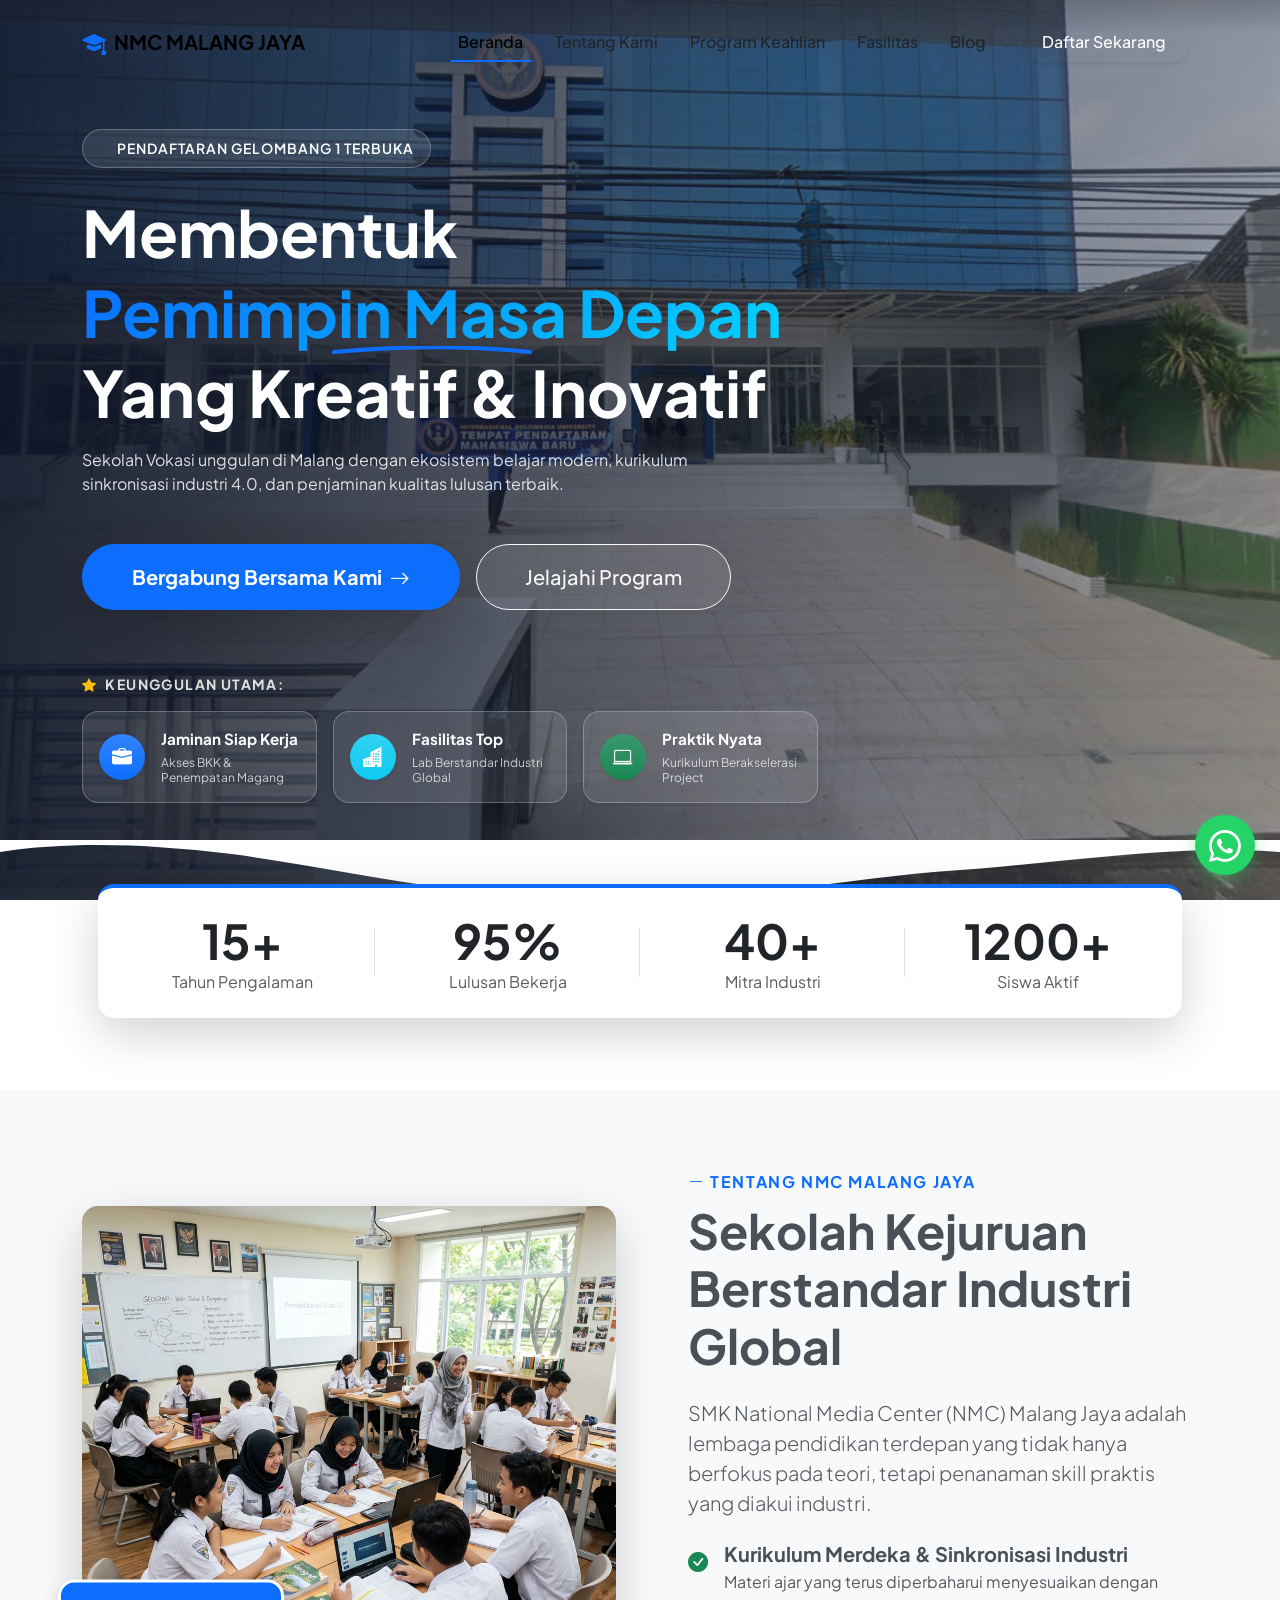
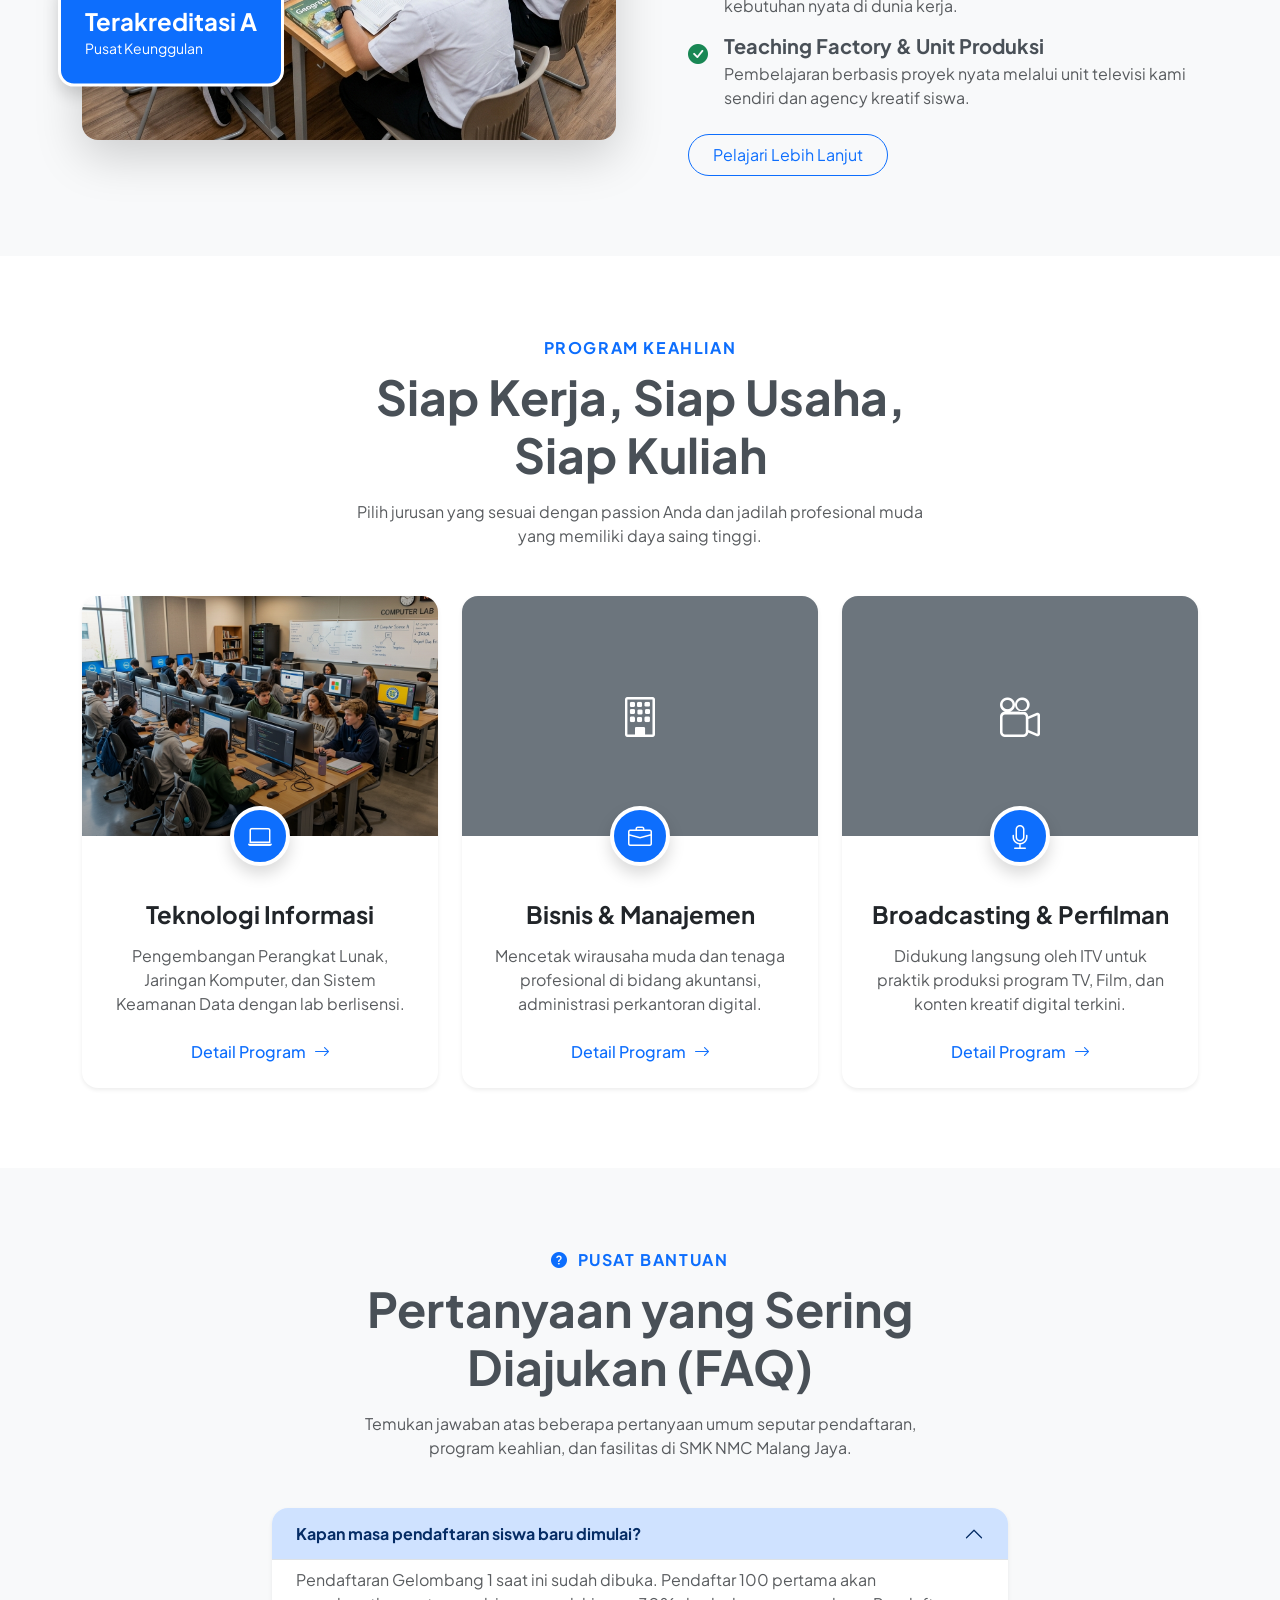
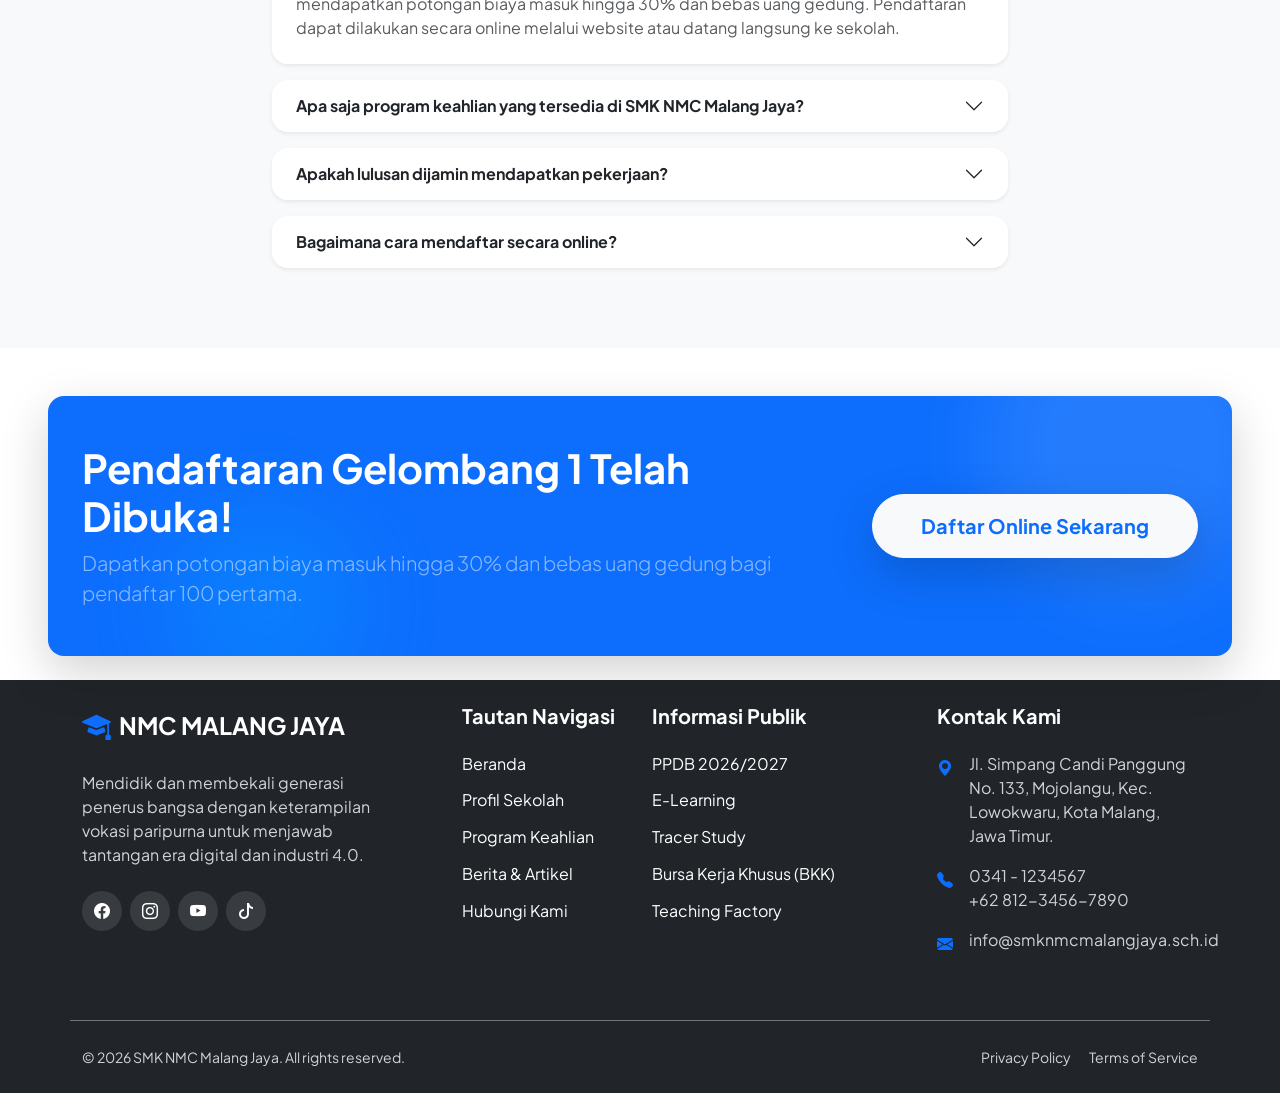
<file: index.html>
<!DOCTYPE html>
<html lang="id">
<head>
    <meta charset="UTF-8">
    <meta name="viewport" content="width=device-width, initial-scale=1.0">
    
    <!-- SEO & AI Overview Optimization -->
    <title>Sekolah NMC Malang Jaya - Mewujudkan Generasi Unggul</title>
    <meta name="description" content="Sekolah NMC Malang Jaya memberikan pendidikan vokasi terbaik di bidang Teknologi, Bisnis, dan Penyiaran dengan fasilitas modern se-Malang Raya.">
    <meta name="keywords" content="SMK NMC Malang, Sekolah Kejuruan, SMK di Malang, sekolah vokasi, SMK Teknologi Informasi, SMK Bisnis, SMK Broadcasting">
    <meta name="author" content="SMK NMC Malang Jaya">
    <meta name="robots" content="index, follow, max-image-preview:large, max-snippet:-1, max-video-preview:-1">
    <link rel="canonical" href="https://smknmcmalangjaya.sch.id/">
    
    <!-- Open Graph (Facebook, Google AI Overview Support) -->
    <meta property="og:type" content="website">
    <meta property="og:url" content="https://smknmcmalangjaya.sch.id/">
    <meta property="og:title" content="Sekolah NMC Malang Jaya - Mewujudkan Generasi Unggul">
    <meta property="og:description" content="Sekolah Vokasi pilihan utama di Malang dengan kurikulum berbasis industri dan fasilitas standar profesional.">
    <meta property="og:image" content="https://smknmcmalangjaya.sch.id/assets/images/nmc.png">
    
    <!-- Structured Data (JSON-LD) for Rich Snippets (AI Search/Pagespeed) -->
    <script type="application/ld+json">
    {
      "@context": "https://schema.org",
      "@type": "EducationalOrganization",
      "name": "SMK NMC Malang Jaya",
      "url": "https://smknmcmalangjaya.sch.id/",
      "logo": "https://smknmcmalangjaya.sch.id/assets/images/nmc.png",
      "description": "Pendidikan vokasi terbaik bidang Teknologi, Bisnis, dan Penyiaran dengan fasilitas modern se-Malang Raya.",
      "telephone": "+62 812-3456-7890",
      "address": {
        "@type": "PostalAddress",
        "streetAddress": "Jl. Simpang Candi Panggung No. 133, Mojolangu",
        "addressLocality": "Malang",
        "addressRegion": "Jawa Timur",
        "addressCountry": "ID"
      }
    }
    </script>

    <!-- Pagespeed Resource Hints -->
    <link rel="preconnect" href="https://cdn.jsdelivr.net">
    <link rel="preconnect" href="https://fonts.googleapis.com">
    <link rel="preconnect" href="https://fonts.gstatic.com" crossorigin>
    <link rel="preload" as="style" href="https://fonts.googleapis.com/css2?family=Plus+Jakarta+Sans:wght@300;400;500;600;700;800&display=swap">
    <link rel="preload" as="image" href="assets/images/nmc.png">

    <!-- Favicon Optimization -->
    <link rel="icon" type="image/png" sizes="32x32" href="assets/images/favicon-32x32.png">
    <link rel="icon" type="image/png" sizes="16x16" href="assets/images/favicon-16x16.png">
    <link rel="apple-touch-icon" sizes="180x180" href="assets/images/apple-touch-icon.png">
    <meta name="theme-color" content="#0d6efd">
    <!-- Bootstrap CSS -->
    <link href="https://cdn.jsdelivr.net/npm/bootstrap@5.3.3/dist/css/bootstrap.min.css" rel="stylesheet">
    <!-- Google Fonts -->
    <link href="https://fonts.googleapis.com/css2?family=Plus+Jakarta+Sans:wght@300;400;500;600;700;800&display=swap" rel="stylesheet">
    <!-- Bootstrap Icons -->
    <link rel="stylesheet" href="https://cdn.jsdelivr.net/npm/bootstrap-icons@1.11.3/font/bootstrap-icons.min.css">
    <!-- Custom CSS -->
    <link rel="stylesheet" href="assets/css/style.css">
</head>
<body>

    <!-- Navbar -->
    <nav class="navbar navbar-expand-lg fixed-top" id="mainNav">
        <div class="container">
            <a class="navbar-brand fw-bold d-flex align-items-center gap-2" href="#">
                <i class="bi bi-mortarboard-fill text-primary" style="font-size: 1.5rem;"></i>
                <span>NMC MALANG JAYA</span>
            </a>
            <button class="navbar-toggler" type="button" data-bs-toggle="collapse" data-bs-target="#navbarNav" aria-controls="navbarNav" aria-expanded="false" aria-label="Toggle navigation">
                <span class="navbar-toggler-icon"></span>
            </button>
            <div class="collapse navbar-collapse" id="navbarNav">
                <ul class="navbar-nav ms-auto fw-medium">
                    <li class="nav-item">
                        <a class="nav-link active" aria-current="page" href="#home">Beranda</a>
                    </li>
                    <li class="nav-item">
                        <a class="nav-link" href="tentang.html">Tentang Kami</a>
                    </li>
                    <li class="nav-item">
                        <a class="nav-link" href="#program">Program Keahlian</a>
                    </li>
                    <li class="nav-item">
                        <a class="nav-link" href="#fasilitas">Fasilitas</a>
                    </li>
                    <li class="nav-item">
                        <a class="nav-link" href="blog.html">Blog</a>
                    </li>
                    <li class="nav-item">
                        <a class="nav-link btn btn-primary text-white rounded-pill px-4 ms-lg-3 hover-lift shadow-sm" href="#daftar">Daftar Sekarang</a>
                    </li>
                </ul>
            </div>
        </div>
    </nav>

    <!-- Hero Section -->
    <section id="home" class="hero-section d-flex align-items-center position-relative">
        <div class="hero-overlay"></div>
        <div class="container position-relative z-1">
            <div class="row align-items-center pt-4">
                <div class="col-lg-8 text-white">
                    <div class="d-inline-flex align-items-center gap-2 px-3 py-2 rounded-pill mb-4 border border-light border-opacity-25 bg-white bg-opacity-10 backdrop-blur shadow-sm animate-fade-up">
                        <span class="spinner-grow spinner-grow-sm text-info" style="width: 10px; height: 10px;" role="status"></span>
                        <span class="fw-semibold small tracking-wide text-uppercase" style="letter-spacing: 1px;">Pendaftaran Gelombang 1 Terbuka</span>
                    </div>
                    <h1 class="display-3 fw-bolder mb-3 lh-sm animate-fade-up delay-1">
                        Membentuk <span class="text-gradient position-relative d-inline-block">Pemimpin Masa Depan<svg class="position-absolute bottom-0 start-0 w-100" style="height: 8px; transform: translateY(2px);" viewBox="0 0 200 8" fill="none" xmlns="http://www.w3.org/2000/svg"><path d="M2.0004 5.99981C48.043 1.83119 119.539 -2.63738 198.001 5.99981" stroke="var(--primary-color)" stroke-width="4" stroke-linecap="round"/></svg></span><br>
                        Yang Kreatif & Inovatif
                    </h1>
                    <p class="lead mb-4 mb-md-5 animate-fade-up delay-2 text-light-opacity fs-6 fs-md-5 fw-normal" style="max-width: 650px;">
                        Sekolah Vokasi unggulan di Malang dengan ekosistem belajar modern, kurikulum sinkronisasi industri 4.0, dan penjaminan kualitas lulusan terbaik.
                    </p>
                    <div class="d-flex flex-column flex-sm-row gap-3 animate-fade-up delay-3 w-100">
                        <a href="#daftar" class="btn btn-primary btn-lg rounded-pill px-4 px-md-5 py-3 shadow-lg hover-lift d-flex align-items-center justify-content-center gap-2 fw-bold border-2 border-primary btn-mobile-full">
                            Bergabung Bersama Kami <i class="bi bi-arrow-right"></i>
                        </a>
                        <a href="#program" class="btn btn-outline-light btn-lg rounded-pill px-4 px-md-5 py-3 hover-lift d-flex align-items-center justify-content-center gap-2 fw-medium bg-white bg-opacity-10 backdrop-blur border-opacity-50 btn-mobile-full">
                            Jelajahi Program
                        </a>
                    </div>
                    
                    <div class="mt-4 mt-md-5 pt-3 pb-5 mb-5 mb-lg-4 animate-fade-up delay-4 w-100">
                        <p class="small text-uppercase tracking-wide text-light-opacity mb-3 fw-bold"><i class="bi bi-star-fill text-warning me-2 mb-1"></i>Keunggulan Utama:</p>
                        <div class="row g-3">
                            <div class="col-12 col-md-6 col-xl-4">
                                <div class="d-flex align-items-center gap-3 bg-white bg-opacity-10 border border-light border-opacity-25 p-3 rounded-4 backdrop-blur shadow-sm hover-lift h-100">
                                    <div class="bg-primary bg-gradient rounded-circle d-flex align-items-center justify-content-center flex-shrink-0 shadow-sm" style="width: 46px; height: 46px;">
                                        <i class="bi bi-briefcase-fill text-white fs-5"></i>
                                    </div>
                                    <div class="text-start">
                                        <span class="d-block fw-bold text-white mb-1" style="font-size: 0.95rem;">Jaminan Siap Kerja</span>
                                        <span class="d-block text-white text-opacity-75" style="font-size: 0.75rem; line-height: 1.3;">Akses BKK & Penempatan Magang</span>
                                    </div>
                                </div>
                            </div>
                            
                            <div class="col-12 col-md-6 col-xl-4">
                                <div class="d-flex align-items-center gap-3 bg-white bg-opacity-10 border border-light border-opacity-25 p-3 rounded-4 backdrop-blur shadow-sm hover-lift h-100">
                                    <div class="bg-info bg-gradient rounded-circle d-flex align-items-center justify-content-center flex-shrink-0 shadow-sm" style="width: 46px; height: 46px;">
                                        <i class="bi bi-buildings-fill text-white fs-5"></i>
                                    </div>
                                    <div class="text-start">
                                        <span class="d-block fw-bold text-white mb-1" style="font-size: 0.95rem;">Fasilitas Top</span>
                                        <span class="d-block text-white text-opacity-75" style="font-size: 0.75rem; line-height: 1.3;">Lab Berstandar Industri Global</span>
                                    </div>
                                </div>
                            </div>

                            <div class="col-12 col-md-6 col-xl-4">
                                <div class="d-flex align-items-center gap-3 bg-white bg-opacity-10 border border-light border-opacity-25 p-3 rounded-4 backdrop-blur shadow-sm hover-lift h-100">
                                    <div class="bg-success bg-gradient rounded-circle d-flex align-items-center justify-content-center flex-shrink-0 shadow-sm" style="width: 46px; height: 46px;">
                                        <i class="bi bi-laptop text-white fs-5"></i>
                                    </div>
                                    <div class="text-start">
                                        <span class="d-block fw-bold text-white mb-1" style="font-size: 0.95rem;">Praktik Nyata</span>
                                        <span class="d-block text-white text-opacity-75" style="font-size: 0.75rem; line-height: 1.3;">Kurikulum Berakselerasi Project</span>
                                    </div>
                                </div>
                            </div>
                        </div>
                    </div>
                </div>
            </div>
        </div>
        <div class="custom-shape-divider-bottom-1712734185">
            <svg data-name="Layer 1" xmlns="http://www.w3.org/2000/svg" viewBox="0 0 1200 120" preserveAspectRatio="none">
                <path d="M321.39,56.44c58-10.79,114.16-30.13,172-41.86,82.39-16.72,168.19-17.73,250.45-.39C823.78,31,906.67,72,985.66,92.83c70.05,18.48,146.53,26.09,214.34,3V120H0V95.8C89.71,114.62,204.66,73.1,321.39,56.44Z" class="shape-fill"></path>
            </svg>
        </div>
    </section>

    <!-- Stats Section -->
    <section class="stats-section py-5 bg-white">
        <div class="container position-relative z-2" style="margin-top: -4rem;">
            <div class="bg-white rounded-4 shadow-lg p-4 mb-4 border-top border-4 border-primary mx-lg-3">
                <div class="row g-4 d-flex justify-content-center">
                    <div class="col-md-3 col-6 text-center stat-item">
                        <h3 class="display-5 fw-bold text-dark mb-0">15+</h3>
                        <p class="text-muted mb-0">Tahun Pengalaman</p>
                    </div>
                    <div class="col-md-3 col-6 text-center stat-item">
                        <h3 class="display-5 fw-bold text-dark mb-0">95%</h3>
                        <p class="text-muted mb-0">Lulusan Bekerja</p>
                    </div>
                    <div class="col-md-3 col-6 text-center stat-item">
                        <h3 class="display-5 fw-bold text-dark mb-0">40+</h3>
                        <p class="text-muted mb-0">Mitra Industri</p>
                    </div>
                    <div class="col-md-3 col-6 text-center stat-item">
                        <h3 class="display-5 fw-bold text-dark mb-0">1200+</h3>
                        <p class="text-muted mb-0">Siswa Aktif</p>
                    </div>
                </div>
            </div>
        </div>
    </section>

    <!-- About Section -->
    <section id="tentang" class="py-6 bg-light">
        <div class="container">
            <div class="row align-items-center g-5">
                <div class="col-lg-6 position-relative">
                    <div class="about-img-wrapper rounded-4 overflow-hidden shadow-lg">
                        <img src="assets/images/about_img.png" alt="Siswa NMC Malang Belajar" class="img-fluid w-100 object-fit-cover" style="min-height: 400px;" id="aboutImage" loading="lazy">
                    </div>
                    <div class="experience-badge bg-primary text-white p-4 rounded-4 shadow position-absolute bottom-0 start-0 translate-middle-y ms-n3 border border-3 border-white">
                        <h4 class="fw-bold mb-0">Terakreditasi A</h4>
                        <small>Pusat Keunggulan</small>
                    </div>
                </div>
                <div class="col-lg-6 ps-lg-5">
                    <p class="text-primary fw-bold text-uppercase tracking-wide mb-2"><i class="bi bi-dash-lg"></i> Tentang NMC Malang Jaya</p>
                    <h2 class="display-5 fw-bold mb-4">Sekolah Kejuruan Berstandar Industri Global</h2>
                    <p class="text-muted lead mb-4">SMK National Media Center (NMC) Malang Jaya adalah lembaga pendidikan terdepan yang tidak hanya berfokus pada teori, tetapi penanaman skill praktis yang diakui industri.</p>
                    
                    <ul class="list-unstyled d-flex flex-column gap-3 mb-4">
                        <li class="d-flex align-items-start">
                            <i class="bi bi-check-circle-fill text-success fs-5 me-3 mt-1"></i>
                            <div>
                                <h5 class="fw-bold mb-1">Kurikulum Merdeka & Sinkronisasi Industri</h5>
                                <p class="text-muted mb-0">Materi ajar yang terus diperbaharui menyesuaikan dengan kebutuhan nyata di dunia kerja.</p>
                            </div>
                        </li>
                        <li class="d-flex align-items-start">
                            <i class="bi bi-check-circle-fill text-success fs-5 me-3 mt-1"></i>
                            <div>
                                <h5 class="fw-bold mb-1">Teaching Factory & Unit Produksi</h5>
                                <p class="text-muted mb-0">Pembelajaran berbasis proyek nyata melalui unit televisi kami sendiri dan agency kreatif siswa.</p>
                            </div>
                        </li>
                    </ul>
                    <a href="tentang.html" class="btn btn-outline-primary rounded-pill px-4 py-2 hover-lift">Pelajari Lebih Lanjut</a>
                </div>
            </div>
        </div>
    </section>

    <!-- Programs Section -->
    <section id="program" class="py-6">
        <div class="container">
            <div class="text-center mb-5 mx-auto" style="max-width: 600px;">
                <p class="text-primary fw-bold text-uppercase tracking-wide mb-2">Program Keahlian</p>
                <h2 class="display-5 fw-bold mb-3">Siap Kerja, Siap Usaha, Siap Kuliah</h2>
                <p class="text-muted">Pilih jurusan yang sesuai dengan passion Anda dan jadilah profesional muda yang memiliki daya saing tinggi.</p>
            </div>

            <div class="row g-4">
                <!-- Program 1 -->
                <div class="col-md-4">
                    <div class="program-card h-100 card border-0 shadow-sm rounded-4 overflow-hidden position-relative group">
                        <div class="card-img-top overflow-hidden" style="height: 240px;">
                            <img src="assets/images/program_tech.png" class="w-100 h-100 object-fit-cover program-img" alt="Teknologi" id="progTechImage" loading="lazy">
                            <div class="program-overlay"></div>
                        </div>
                        <div class="icon-circle bg-primary text-white shadow">
                            <i class="bi bi-laptop fs-4"></i>
                        </div>
                        <div class="card-body p-4 pt-5 text-center mt-3">
                            <h4 class="fw-bold card-title mb-3">Teknologi Informasi</h4>
                            <p class="card-text text-muted mb-4">Pengembangan Perangkat Lunak, Jaringan Komputer, dan Sistem Keamanan Data dengan lab berlisensi.</p>
                            <a href="#" class="text-primary fw-medium text-decoration-none learn-more">Detail Program <i class="bi bi-arrow-right fs-6"></i></a>
                        </div>
                    </div>
                </div>

                <!-- Program 2 -->
                <div class="col-md-4">
                    <div class="program-card h-100 card border-0 shadow-sm rounded-4 overflow-hidden position-relative group">
                        <div class="card-img-top overflow-hidden bg-secondary w-100 d-flex justify-content-center align-items-center" style="height: 240px;" id="progBizContainer">
                            <i class="bi bi-building fs-1 text-white"></i>
                        </div>
                        <div class="icon-circle bg-primary text-white shadow">
                            <i class="bi bi-briefcase fs-4"></i>
                        </div>
                        <div class="card-body p-4 pt-5 text-center mt-3">
                            <h4 class="fw-bold card-title mb-3">Bisnis & Manajemen</h4>
                            <p class="card-text text-muted mb-4">Mencetak wirausaha muda dan tenaga profesional di bidang akuntansi, administrasi perkantoran digital.</p>
                            <a href="#" class="text-primary fw-medium text-decoration-none learn-more">Detail Program <i class="bi bi-arrow-right fs-6"></i></a>
                        </div>
                    </div>
                </div>

                <!-- Program 3 -->
                <div class="col-md-4">
                    <div class="program-card h-100 card border-0 shadow-sm rounded-4 overflow-hidden position-relative group">
                        <div class="card-img-top overflow-hidden w-100 bg-secondary d-flex justify-content-center align-items-center" style="height: 240px;" id="progBcastContainer">
                            <i class="bi bi-camera-reels fs-1 text-white"></i>
                        </div>
                        <div class="icon-circle bg-primary text-white shadow">
                            <i class="bi bi-mic fs-4"></i>
                        </div>
                        <div class="card-body p-4 pt-5 text-center mt-3">
                            <h4 class="fw-bold card-title mb-3">Broadcasting & Perfilman</h4>
                            <p class="card-text text-muted mb-4">Didukung langsung oleh ITV untuk praktik produksi program TV, Film, dan konten kreatif digital terkini.</p>
                            <a href="#" class="text-primary fw-medium text-decoration-none learn-more">Detail Program <i class="bi bi-arrow-right fs-6"></i></a>
                        </div>
                    </div>
                </div>
            </div>
        </div>
    </section>

    <!-- FAQ Section -->
    <section id="faq" class="py-6 bg-light">
        <div class="container">
            <div class="text-center mb-5 mx-auto" style="max-width: 600px;">
                <p class="text-primary fw-bold text-uppercase tracking-wide mb-2"><i class="bi bi-question-circle-fill me-1"></i> Pusat Bantuan</p>
                <h2 class="display-5 fw-bold mb-3">Pertanyaan yang Sering Diajukan (FAQ)</h2>
                <p class="text-muted">Temukan jawaban atas beberapa pertanyaan umum seputar pendaftaran, program keahlian, dan fasilitas di SMK NMC Malang Jaya.</p>
            </div>
            <div class="row justify-content-center">
                <div class="col-lg-8">
                    <div class="accordion" id="accordionFAQ">
                        <!-- FAQ Item 1 -->
                        <div class="accordion-item border-0 mb-3 rounded-4 shadow-sm overflow-hidden">
                            <h2 class="accordion-header" id="headingOne">
                                <button class="accordion-button fw-bold py-3 px-4" type="button" data-bs-toggle="collapse" data-bs-target="#collapseOne" aria-expanded="true" aria-controls="collapseOne">
                                    Kapan masa pendaftaran siswa baru dimulai?
                                </button>
                            </h2>
                            <div id="collapseOne" class="accordion-collapse collapse show bg-white" aria-labelledby="headingOne" data-bs-parent="#accordionFAQ">
                                <div class="accordion-body px-4 pb-4 pt-2 text-muted">
                                    Pendaftaran Gelombang 1 saat ini sudah dibuka. Pendaftar 100 pertama akan mendapatkan potongan biaya masuk hingga 30% dan bebas uang gedung. Pendaftaran dapat dilakukan secara online melalui website atau datang langsung ke sekolah.
                                </div>
                            </div>
                        </div>
                        <!-- FAQ Item 2 -->
                        <div class="accordion-item border-0 mb-3 rounded-4 shadow-sm overflow-hidden">
                            <h2 class="accordion-header" id="headingTwo">
                                <button class="accordion-button collapsed fw-bold py-3 px-4" type="button" data-bs-toggle="collapse" data-bs-target="#collapseTwo" aria-expanded="false" aria-controls="collapseTwo">
                                    Apa saja program keahlian yang tersedia di SMK NMC Malang Jaya?
                                </button>
                            </h2>
                            <div id="collapseTwo" class="accordion-collapse collapse bg-white" aria-labelledby="headingTwo" data-bs-parent="#accordionFAQ">
                                <div class="accordion-body px-4 pb-4 pt-2 text-muted">
                                    Kami memiliki 3 program keahlian unggulan yaitu Teknologi Informasi, Bisnis & Manajemen, dan Broadcasting & Perfilman. Seluruh jurusan berfokus pada siap kerja dan terhubung langsung dengan industri.
                                </div>
                            </div>
                        </div>
                        <!-- FAQ Item 3 -->
                        <div class="accordion-item border-0 mb-3 rounded-4 shadow-sm overflow-hidden">
                            <h2 class="accordion-header" id="headingThree">
                                <button class="accordion-button collapsed fw-bold py-3 px-4" type="button" data-bs-toggle="collapse" data-bs-target="#collapseThree" aria-expanded="false" aria-controls="collapseThree">
                                    Apakah lulusan dijamin mendapatkan pekerjaan?
                                </button>
                            </h2>
                            <div id="collapseThree" class="accordion-collapse collapse bg-white" aria-labelledby="headingThree" data-bs-parent="#accordionFAQ">
                                <div class="accordion-body px-4 pb-4 pt-2 text-muted">
                                    Kami memiliki Bursa Kerja Khusus (BKK) yang aktif menghubungkan lulusan dengan 40+ mitra industri kami. Lebih dari 95% lulusan kami terserap di dunia kerja, menjadi wirausaha, atau melanjutkan ke perguruan tinggi.
                                </div>
                            </div>
                        </div>
                        <!-- FAQ Item 4 -->
                        <div class="accordion-item border-0 rounded-4 shadow-sm overflow-hidden">
                            <h2 class="accordion-header" id="headingFour">
                                <button class="accordion-button collapsed fw-bold py-3 px-4" type="button" data-bs-toggle="collapse" data-bs-target="#collapseFour" aria-expanded="false" aria-controls="collapseFour">
                                    Bagaimana cara mendaftar secara online?
                                </button>
                            </h2>
                            <div id="collapseFour" class="accordion-collapse collapse bg-white" aria-labelledby="headingFour" data-bs-parent="#accordionFAQ">
                                <div class="accordion-body px-4 pb-4 pt-2 text-muted">
                                    Anda cukup mengklik tombol "Daftar Sekarang" dari menu di atas, lengkapi formulir pendaftaran, dan unggah berkas yang diminta. Tim kami akan segera menghubungi Anda untuk proses selanjutnya.
                                </div>
                            </div>
                        </div>
                    </div>
                </div>
            </div>
        </div>
    </section>

    <!-- Admission Banner -->
    <section class="admission-banner py-5 my-5 bg-primary text-white position-relative overflow-hidden rounded-4 shadow-lg mx-3 mx-lg-5">
        <div class="container position-relative z-2">
            <div class="row align-items-center">
                <div class="col-lg-8 mb-4 mb-lg-0">
                    <h2 class="display-6 fw-bold mb-2">Pendaftaran Gelombang 1 Telah Dibuka!</h2>
                    <p class="lead mb-0 text-white-50">Dapatkan potongan biaya masuk hingga 30% dan bebas uang gedung bagi pendaftar 100 pertama.</p>
                </div>
                <div class="col-lg-4 text-lg-end">
                    <a href="#daftar" class="btn btn-light btn-lg text-primary fw-bold rounded-pill shadow-lg hover-lift px-5 py-3">Daftar Online Sekarang</a>
                </div>
            </div>
        </div>
        <div class="blob-shape blob-1"></div>
        <div class="blob-shape blob-2"></div>
    </section>

    <!-- Footer -->
    <footer class="footer bg-dark text-white pt-6 pb-4">
        <div class="container">
            <div class="row g-4 mb-5">
                <div class="col-lg-4 col-md-6 pe-lg-5">
                    <a class="navbar-brand fw-bold d-flex align-items-center gap-2 mb-4 text-white" href="#">
                        <i class="bi bi-mortarboard-fill text-primary" style="font-size: 1.8rem;"></i>
                        <span class="fs-4">NMC MALANG JAYA</span>
                    </a>
                    <p class="text-gray-400 mb-4">Mendidik dan membekali generasi penerus bangsa dengan keterampilan vokasi paripurna untuk menjawab tantangan era digital dan industri 4.0.</p>
                    <div class="d-flex gap-2">
                        <a href="#" class="social-icon"><i class="bi bi-facebook"></i></a>
                        <a href="#" class="social-icon"><i class="bi bi-instagram"></i></a>
                        <a href="#" class="social-icon"><i class="bi bi-youtube"></i></a>
                        <a href="#" class="social-icon"><i class="bi bi-tiktok"></i></a>
                    </div>
                </div>
                <div class="col-lg-2 col-md-6">
                    <h5 class="text-white fw-bold mb-4">Tautan Navigasi</h5>
                    <ul class="list-unstyled footer-links">
                        <li><a href="#home">Beranda</a></li>
                        <li><a href="tentang.html">Profil Sekolah</a></li>
                        <li><a href="#program">Program Keahlian</a></li>
                        <li><a href="#berita">Berita & Artikel</a></li>
                        <li><a href="#kontak">Hubungi Kami</a></li>
                    </ul>
                </div>
                <div class="col-lg-3 col-md-6">
                    <h5 class="text-white fw-bold mb-4">Informasi Publik</h5>
                    <ul class="list-unstyled footer-links">
                        <li><a href="#">PPDB 2026/2027</a></li>
                        <li><a href="#">E-Learning</a></li>
                        <li><a href="#">Tracer Study</a></li>
                        <li><a href="#">Bursa Kerja Khusus (BKK)</a></li>
                        <li><a href="#">Teaching Factory</a></li>
                    </ul>
                </div>
                <div class="col-lg-3 col-md-6">
                    <h5 class="text-white fw-bold mb-4">Kontak Kami</h5>
                    <ul class="list-unstyled contact-info">
                        <li class="d-flex gap-3 mb-3">
                            <i class="bi bi-geo-alt-fill text-primary mt-1"></i>
                            <span class="text-gray-400">Jl. Simpang Candi Panggung No. 133, Mojolangu, Kec. Lowokwaru, Kota Malang, Jawa Timur.</span>
                        </li>
                        <li class="d-flex gap-3 mb-3">
                            <i class="bi bi-telephone-fill text-primary mt-1"></i>
                            <span class="text-gray-400">0341 - 1234567<br>+62 812-3456-7890</span>
                        </li>
                        <li class="d-flex gap-3">
                            <i class="bi bi-envelope-fill text-primary mt-1"></i>
                            <span class="text-gray-400">info@smknmcmalangjaya.sch.id</span>
                        </li>
                    </ul>
                </div>
            </div>
            <div class="row pt-4 border-top border-secondary">
                <div class="col-md-6 text-center text-md-start mb-3 mb-md-0">
                    <small class="text-gray-400">&copy; 2026 SMK NMC Malang Jaya. All rights reserved.</small>
                </div>
                <div class="col-md-6 text-center text-md-end">
                    <small class="text-gray-400">
                        <a href="#" class="text-gray-400 text-decoration-none me-3">Privacy Policy</a>
                        <a href="#" class="text-gray-400 text-decoration-none">Terms of Service</a>
                    </small>
                </div>
            </div>
        </div>
    </footer>

    <!-- Floating WhatsApp -->
    <a href="https://wa.me/6281234567890" class="floating-wa" target="_blank" rel="noopener noreferrer" aria-label="Hubungi kami via WhatsApp">
        <i class="bi bi-whatsapp"></i>
    </a>

    <!-- Bootstrap JS -->
    <script src="https://cdn.jsdelivr.net/npm/bootstrap@5.3.3/dist/js/bootstrap.bundle.min.js" defer></script>
    <script src="assets/js/script.js" defer></script>
</body>
</html>
</file>
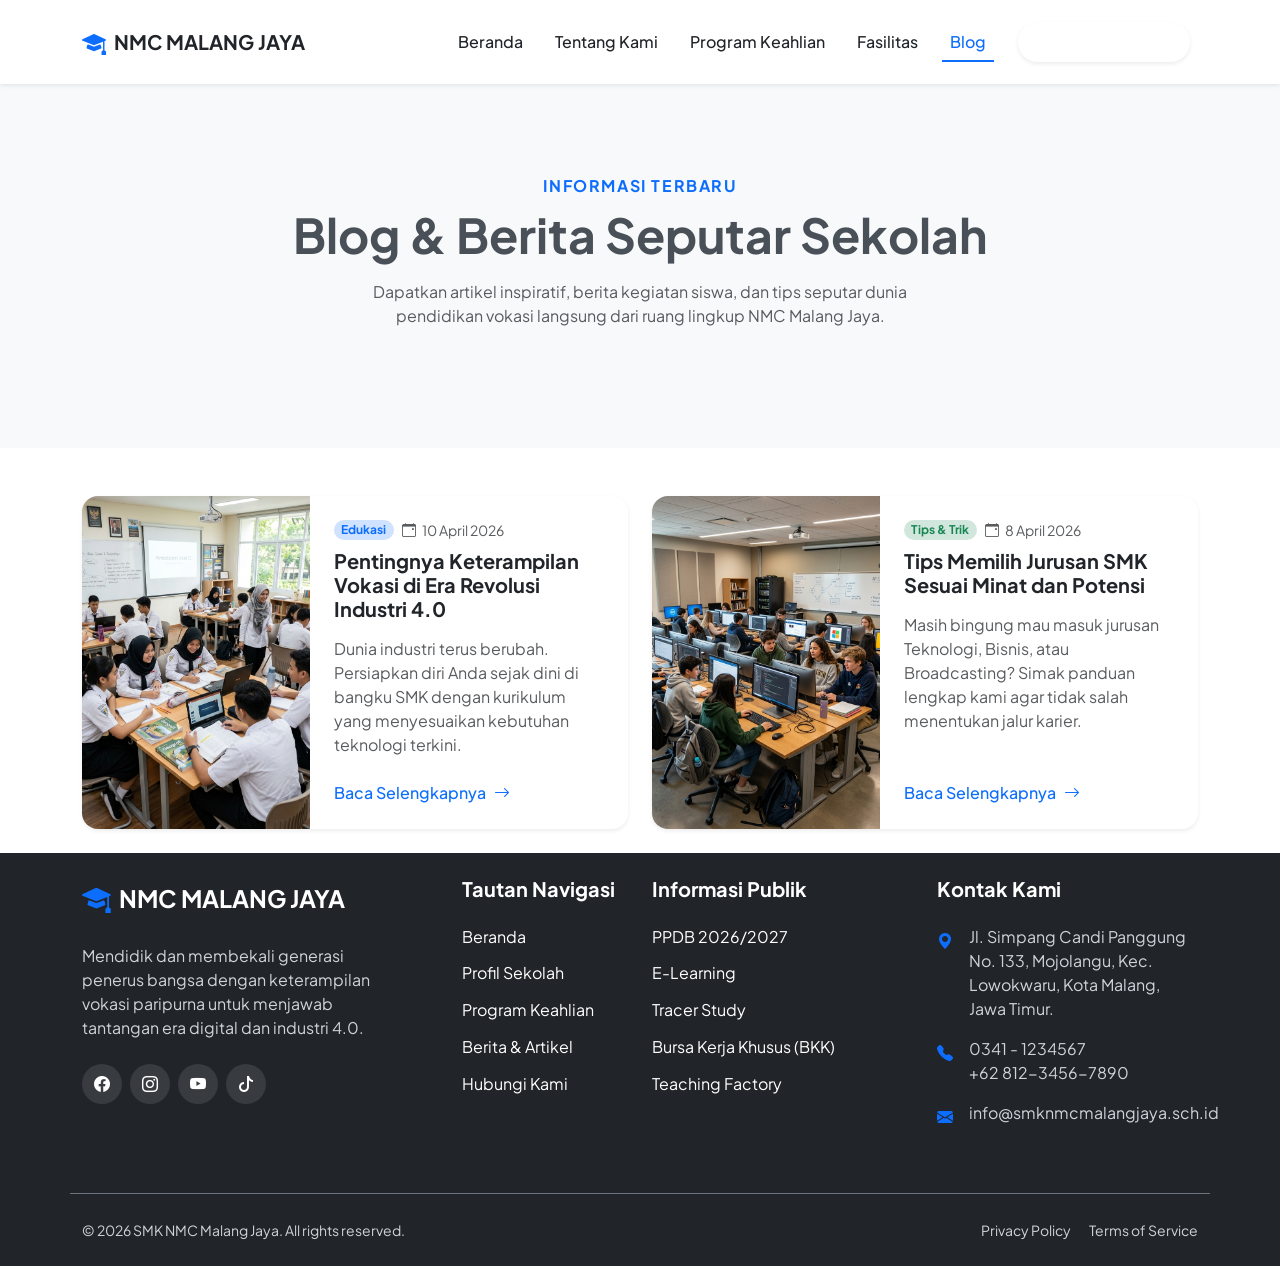
<file: blog.html>
<!DOCTYPE html>
<html lang="id">
<head>
    <meta charset="UTF-8">
    <meta name="viewport" content="width=device-width, initial-scale=1.0">
    <title>Blog & Berita - Sekolah NMC Malang Jaya</title>
    <!-- Bootstrap CSS -->
    <link href="https://cdn.jsdelivr.net/npm/bootstrap@5.3.3/dist/css/bootstrap.min.css" rel="stylesheet">
    <!-- Google Fonts -->
    <link href="https://fonts.googleapis.com/css2?family=Plus+Jakarta+Sans:wght@300;400;500;600;700;800&display=swap" rel="stylesheet">
    <!-- Bootstrap Icons -->
    <link rel="stylesheet" href="https://cdn.jsdelivr.net/npm/bootstrap-icons@1.11.3/font/bootstrap-icons.min.css">
    <!-- Custom CSS -->
    <link rel="stylesheet" href="assets/css/style.css">
</head>
<body>

    <!-- Navbar -->
    <nav class="navbar navbar-expand-lg fixed-top bg-white shadow-sm" id="mainNav">
        <div class="container">
            <a class="navbar-brand fw-bold d-flex align-items-center gap-2" href="index.html">
                <i class="bi bi-mortarboard-fill text-primary" style="font-size: 1.5rem;"></i>
                <span class="text-dark">NMC MALANG JAYA</span>
            </a>
            <button class="navbar-toggler" type="button" data-bs-toggle="collapse" data-bs-target="#navbarNav">
                <span class="navbar-toggler-icon"></span>
            </button>
            <div class="collapse navbar-collapse" id="navbarNav">
                <ul class="navbar-nav ms-auto fw-medium">
                    <li class="nav-item">
                        <a class="nav-link" href="index.html#home">Beranda</a>
                    </li>
                    <li class="nav-item">
                        <a class="nav-link" href="index.html#tentang">Tentang Kami</a>
                    </li>
                    <li class="nav-item">
                        <a class="nav-link" href="index.html#program">Program Keahlian</a>
                    </li>
                    <li class="nav-item">
                        <a class="nav-link" href="index.html#fasilitas">Fasilitas</a>
                    </li>
                    <li class="nav-item">
                        <a class="nav-link active text-primary" href="blog.html">Blog</a>
                    </li>
                    <li class="nav-item">
                        <a class="nav-link btn btn-primary text-white rounded-pill px-4 ms-lg-3 hover-lift shadow-sm" href="index.html#daftar">Daftar Sekarang</a>
                    </li>
                </ul>
            </div>
        </div>
    </nav>

    <!-- Page Header -->
    <section class="py-6 bg-light" style="margin-top: 70px;">
        <div class="container text-center py-4">
            <p class="text-primary fw-bold text-uppercase tracking-wide mb-2">Informasi Terbaru</p>
            <h1 class="display-5 fw-bold mb-3">Blog & Berita Seputar Sekolah</h1>
            <p class="text-muted mx-auto" style="max-width: 600px;">Dapatkan artikel inspiratif, berita kegiatan siswa, dan tips seputar dunia pendidikan vokasi langsung dari ruang lingkup NMC Malang Jaya.</p>
        </div>
    </section>

    <!-- Blog List Section -->
    <section class="py-5">
        <div class="container">
            <div class="row g-4 justify-content-center">
                
                <!-- Blog Item 1 -->
                <div class="col-lg-6 col-md-12">
                    <div class="card border-0 shadow-sm rounded-4 overflow-hidden h-100 hover-lift group">
                        <div class="row g-0 h-100">
                            <div class="col-md-5 overflow-hidden">
                                <img src="assets/images/about_img.png" class="img-fluid w-100 h-100 object-fit-cover program-img" alt="Blog 1">
                            </div>
                            <div class="col-md-7">
                                <div class="card-body p-4 d-flex flex-column h-100">
                                    <div class="d-flex align-items-center mb-2 gap-2">
                                        <span class="badge bg-primary-subtle text-primary rounded-pill">Edukasi</span>
                                        <small class="text-muted"><i class="bi bi-calendar-event me-1"></i> 10 April 2026</small>
                                    </div>
                                    <h5 class="card-title fw-bold mb-3">Pentingnya Keterampilan Vokasi di Era Revolusi Industri 4.0</h5>
                                    <p class="card-text text-muted mb-4 flex-grow-1">Dunia industri terus berubah. Persiapkan diri Anda sejak dini di bangku SMK dengan kurikulum yang menyesuaikan kebutuhan teknologi terkini.</p>
                                    <a href="artikel-keterampilan-vokasi.html" class="text-primary fw-medium text-decoration-none learn-more mt-auto">Baca Selengkapnya <i class="bi bi-arrow-right fs-6"></i></a>
                                </div>
                            </div>
                        </div>
                    </div>
                </div>

                <!-- Blog Item 2 -->
                <div class="col-lg-6 col-md-12">
                    <div class="card border-0 shadow-sm rounded-4 overflow-hidden h-100 hover-lift group">
                        <div class="row g-0 h-100">
                            <div class="col-md-5 overflow-hidden">
                                <img src="assets/images/program_tech.png" class="img-fluid w-100 h-100 object-fit-cover program-img" alt="Blog 2">
                            </div>
                            <div class="col-md-7">
                                <div class="card-body p-4 d-flex flex-column h-100">
                                    <div class="d-flex align-items-center mb-2 gap-2">
                                        <span class="badge bg-success-subtle text-success rounded-pill">Tips & Trik</span>
                                        <small class="text-muted"><i class="bi bi-calendar-event me-1"></i> 8 April 2026</small>
                                    </div>
                                    <h5 class="card-title fw-bold mb-3">Tips Memilih Jurusan SMK Sesuai Minat dan Potensi</h5>
                                    <p class="card-text text-muted mb-4 flex-grow-1">Masih bingung mau masuk jurusan Teknologi, Bisnis, atau Broadcasting? Simak panduan lengkap kami agar tidak salah menentukan jalur karier.</p>
                                    <a href="artikel-memilih-jurusan.html" class="text-primary fw-medium text-decoration-none learn-more mt-auto">Baca Selengkapnya <i class="bi bi-arrow-right fs-6"></i></a>
                                </div>
                            </div>
                        </div>
                    </div>
                </div>

            </div>
        </div>
    </section>

   <!-- Footer -->
    <footer class="footer bg-dark text-white pt-6 pb-4">
        <div class="container">
            <div class="row g-4 mb-5">
                <div class="col-lg-4 col-md-6 pe-lg-5">
                    <a class="navbar-brand fw-bold d-flex align-items-center gap-2 mb-4 text-white" href="#">
                        <i class="bi bi-mortarboard-fill text-primary" style="font-size: 1.8rem;"></i>
                        <span class="fs-4">NMC MALANG JAYA</span>
                    </a>
                    <p class="text-gray-400 mb-4">Mendidik dan membekali generasi penerus bangsa dengan keterampilan vokasi paripurna untuk menjawab tantangan era digital dan industri 4.0.</p>
                    <div class="d-flex gap-2">
                        <a href="#" class="social-icon"><i class="bi bi-facebook"></i></a>
                        <a href="#" class="social-icon"><i class="bi bi-instagram"></i></a>
                        <a href="#" class="social-icon"><i class="bi bi-youtube"></i></a>
                        <a href="#" class="social-icon"><i class="bi bi-tiktok"></i></a>
                    </div>
                </div>
                <div class="col-lg-2 col-md-6">
                    <h5 class="text-white fw-bold mb-4">Tautan Navigasi</h5>
                    <ul class="list-unstyled footer-links">
                        <li><a href="#home">Beranda</a></li>
                        <li><a href="#tentang">Profil Sekolah</a></li>
                        <li><a href="#program">Program Keahlian</a></li>
                        <li><a href="#berita">Berita & Artikel</a></li>
                        <li><a href="#kontak">Hubungi Kami</a></li>
                    </ul>
                </div>
                <div class="col-lg-3 col-md-6">
                    <h5 class="text-white fw-bold mb-4">Informasi Publik</h5>
                    <ul class="list-unstyled footer-links">
                        <li><a href="#">PPDB 2026/2027</a></li>
                        <li><a href="#">E-Learning</a></li>
                        <li><a href="#">Tracer Study</a></li>
                        <li><a href="#">Bursa Kerja Khusus (BKK)</a></li>
                        <li><a href="#">Teaching Factory</a></li>
                    </ul>
                </div>
                <div class="col-lg-3 col-md-6">
                    <h5 class="text-white fw-bold mb-4">Kontak Kami</h5>
                    <ul class="list-unstyled contact-info">
                        <li class="d-flex gap-3 mb-3">
                            <i class="bi bi-geo-alt-fill text-primary mt-1"></i>
                            <span class="text-gray-400">Jl. Simpang Candi Panggung No. 133, Mojolangu, Kec. Lowokwaru, Kota Malang, Jawa Timur.</span>
                        </li>
                        <li class="d-flex gap-3 mb-3">
                            <i class="bi bi-telephone-fill text-primary mt-1"></i>
                            <span class="text-gray-400">0341 - 1234567<br>+62 812-3456-7890</span>
                        </li>
                        <li class="d-flex gap-3">
                            <i class="bi bi-envelope-fill text-primary mt-1"></i>
                            <span class="text-gray-400">info@smknmcmalangjaya.sch.id</span>
                        </li>
                    </ul>
                </div>
            </div>
            <div class="row pt-4 border-top border-secondary">
                <div class="col-md-6 text-center text-md-start mb-3 mb-md-0">
                    <small class="text-gray-400">&copy; 2026 SMK NMC Malang Jaya. All rights reserved.</small>
                </div>
                <div class="col-md-6 text-center text-md-end">
                    <small class="text-gray-400">
                        <a href="#" class="text-gray-400 text-decoration-none me-3">Privacy Policy</a>
                        <a href="#" class="text-gray-400 text-decoration-none">Terms of Service</a>
                    </small>
                </div>
            </div>
        </div>
    </footer>

    <!-- Bootstrap JS -->
    <script src="https://cdn.jsdelivr.net/npm/bootstrap@5.3.3/dist/js/bootstrap.bundle.min.js"></script>
</body>
</html>
</file>
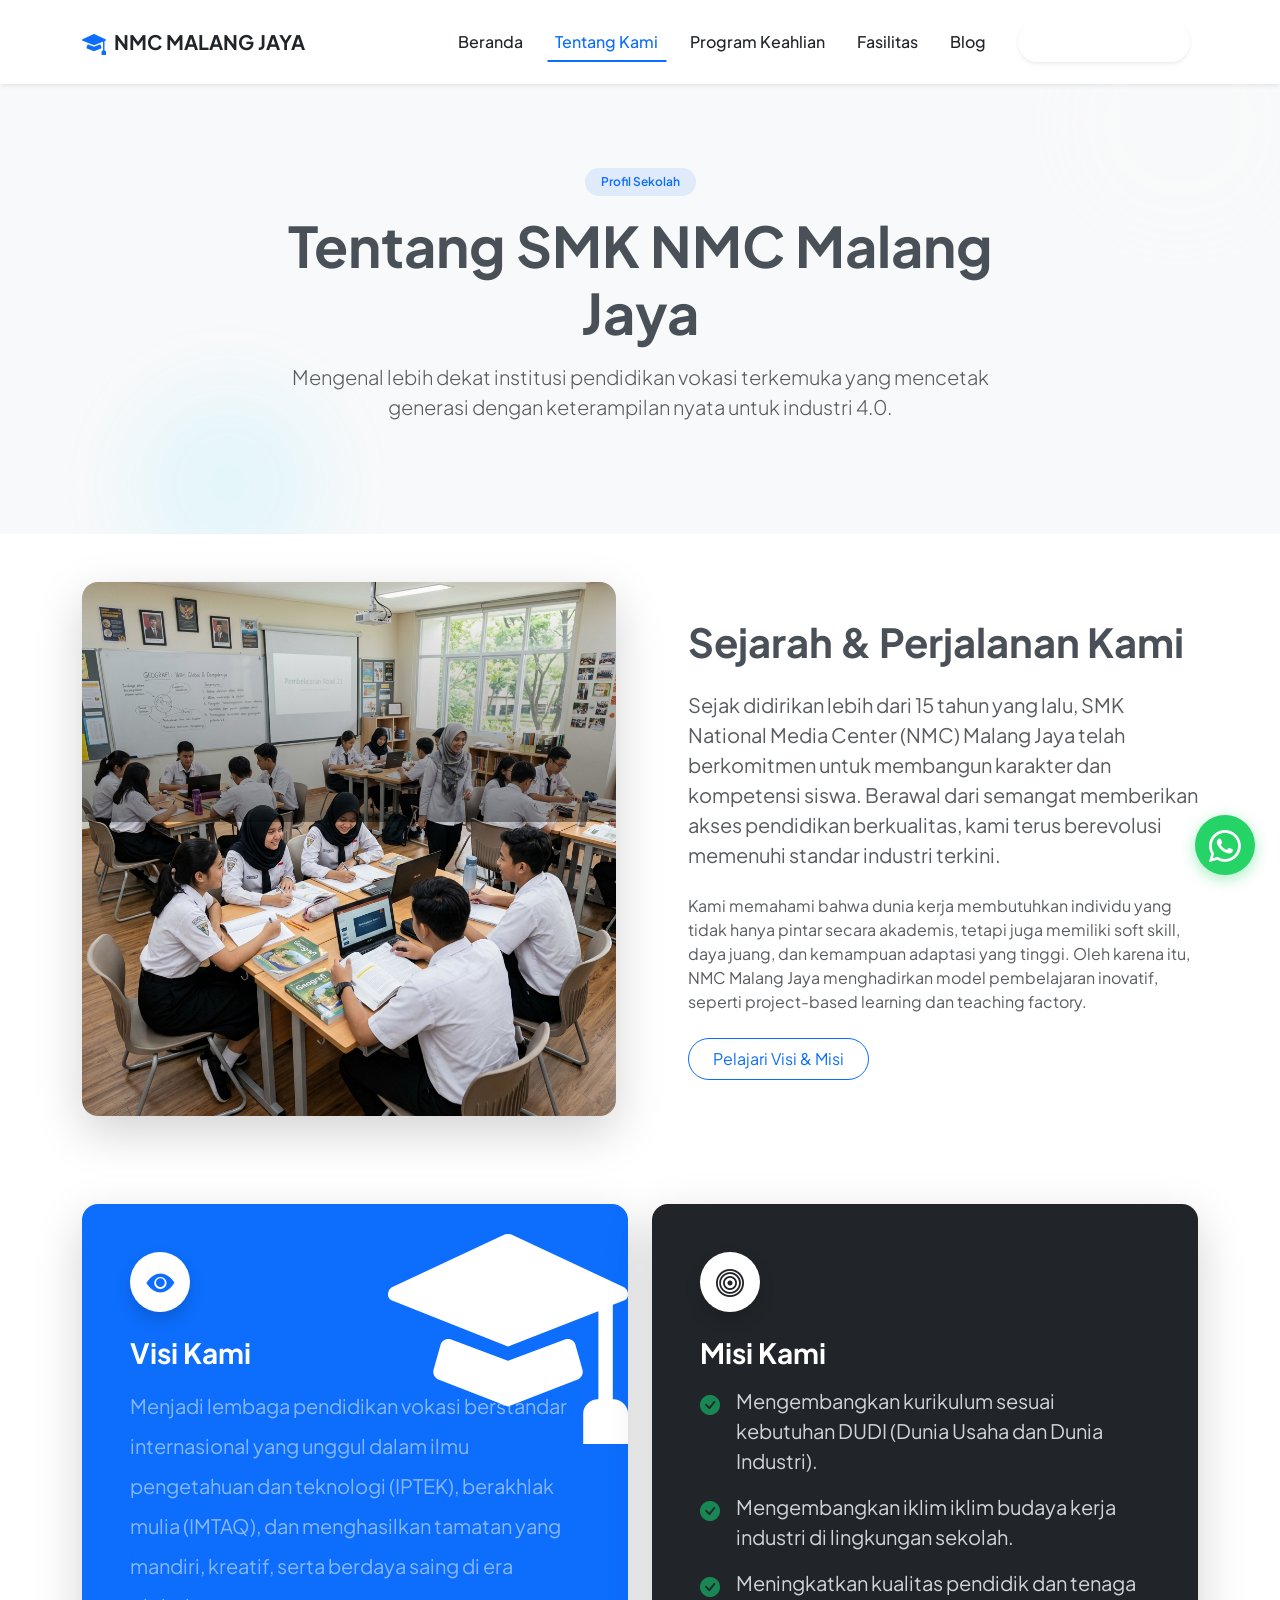
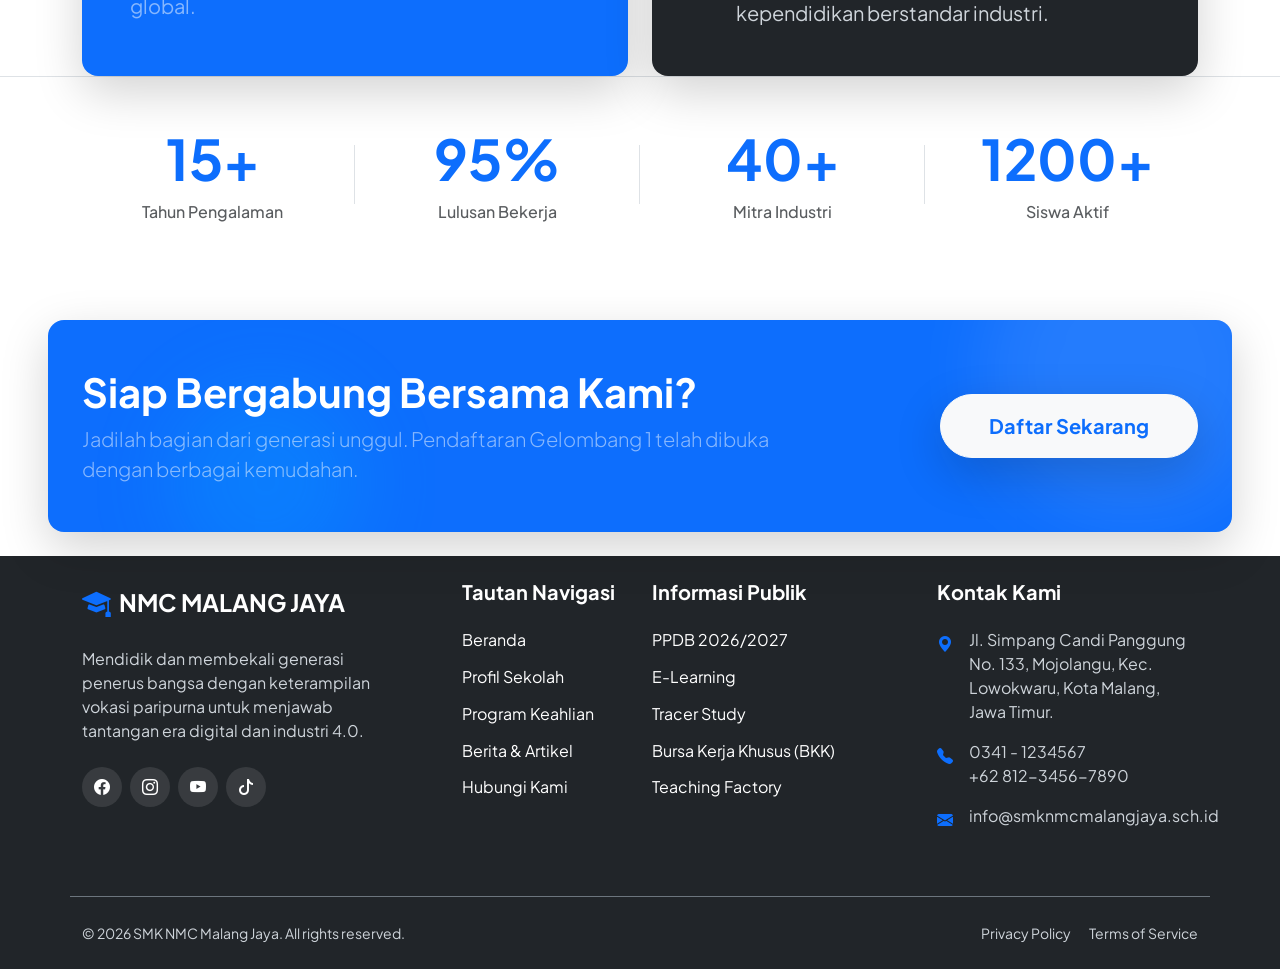
<file: tentang.html>
<!DOCTYPE html>
<html lang="id">
<head>
    <meta charset="UTF-8">
    <meta name="viewport" content="width=device-width, initial-scale=1.0">
    
    <!-- SEO & AI Overview Optimization -->
    <title>Tentang Kami - Sekolah NMC Malang Jaya</title>
    <meta name="description" content="Informasi lengkap mengenai sejarah, visi, misi, dan profil Sekolah NMC Malang Jaya, pelopor pendidikan vokasi terbaik di Malang.">
    <meta name="keywords" content="Tentang NMC Malang, Profil SMK NMC Malang, Visi Misi SMK NMC, Sejarah NMC Malang">
    <meta name="author" content="SMK NMC Malang Jaya">
    <meta name="robots" content="index, follow, max-image-preview:large, max-snippet:-1, max-video-preview:-1">
    <link rel="canonical" href="https://smknmcmalangjaya.sch.id/tentang.html">
    
    <!-- Open Graph (Facebook, Google AI Overview Support) -->
    <meta property="og:type" content="website">
    <meta property="og:url" content="https://smknmcmalangjaya.sch.id/tentang.html">
    <meta property="og:title" content="Tentang Kami - Sekolah NMC Malang Jaya">
    <meta property="og:description" content="Profil lengkap, visi mimi, dan sejarah SMK National Media Center Malang Jaya.">
    <meta property="og:image" content="https://smknmcmalangjaya.sch.id/assets/images/nmc.png">
    
    <!-- Pagespeed Resource Hints -->
    <link rel="preconnect" href="https://cdn.jsdelivr.net">
    <link rel="preconnect" href="https://fonts.googleapis.com">
    <link rel="preconnect" href="https://fonts.gstatic.com" crossorigin>
    <link rel="preload" as="style" href="https://fonts.googleapis.com/css2?family=Plus+Jakarta+Sans:wght@300;400;500;600;700;800&display=swap">

    <!-- Favicon -->
    <link rel="icon" type="image/png" sizes="32x32" href="assets/images/favicon-32x32.png">
    <link rel="icon" type="image/png" sizes="16x16" href="assets/images/favicon-16x16.png">
    <link rel="apple-touch-icon" sizes="180x180" href="assets/images/apple-touch-icon.png">
    <meta name="theme-color" content="#0d6efd">
    
    <!-- Bootstrap CSS -->
    <link href="https://cdn.jsdelivr.net/npm/bootstrap@5.3.3/dist/css/bootstrap.min.css" rel="stylesheet">
    <!-- Google Fonts -->
    <link href="https://fonts.googleapis.com/css2?family=Plus+Jakarta+Sans:wght@300;400;500;600;700;800&display=swap" rel="stylesheet">
    <!-- Bootstrap Icons -->
    <link rel="stylesheet" href="https://cdn.jsdelivr.net/npm/bootstrap-icons@1.11.3/font/bootstrap-icons.min.css">
    <!-- Custom CSS -->
    <link rel="stylesheet" href="assets/css/style.css">
</head>
<body class="pt-5 mt-4">

    <!-- Navbar -->
    <nav class="navbar navbar-expand-lg fixed-top bg-white shadow-sm" id="mainNav">
        <div class="container">
            <a class="navbar-brand fw-bold d-flex align-items-center gap-2" href="index.html">
                <i class="bi bi-mortarboard-fill text-primary" style="font-size: 1.5rem;"></i>
                <span class="text-dark">NMC MALANG JAYA</span>
            </a>
            <button class="navbar-toggler" type="button" data-bs-toggle="collapse" data-bs-target="#navbarNav">
                <span class="navbar-toggler-icon"></span>
            </button>
            <div class="collapse navbar-collapse" id="navbarNav">
                <ul class="navbar-nav ms-auto fw-medium">
                    <li class="nav-item"><a class="nav-link" href="index.html">Beranda</a></li>
                    <li class="nav-item"><a class="nav-link active text-primary" href="tentang.html">Tentang Kami</a></li>
                    <li class="nav-item"><a class="nav-link" href="index.html#program">Program Keahlian</a></li>
                    <li class="nav-item"><a class="nav-link" href="index.html#fasilitas">Fasilitas</a></li>
                    <li class="nav-item"><a class="nav-link" href="blog.html">Blog</a></li>
                    <li class="nav-item">
                        <a class="nav-link btn btn-primary text-white rounded-pill px-4 ms-lg-3 shadow-sm hover-lift" href="index.html#daftar">Daftar Sekarang</a>
                    </li>
                </ul>
            </div>
        </div>
    </nav>

    <!-- Page Header -->
    <section class="py-5 bg-light position-relative overflow-hidden mb-5">
        <div class="container py-5 position-relative z-2">
            <div class="row text-center justify-content-center">
                <div class="col-lg-8 animate-fade-up">
                    <span class="badge bg-primary bg-opacity-10 text-primary px-3 py-2 rounded-pill mb-3 fw-semibold">Profil Sekolah</span>
                    <h1 class="display-4 fw-bold mb-3">Tentang SMK NMC Malang Jaya</h1>
                    <p class="lead text-muted">Mengenal lebih dekat institusi pendidikan vokasi terkemuka yang mencetak generasi dengan keterampilan nyata untuk industri 4.0.</p>
                </div>
            </div>
        </div>
        <div class="blob-shape blob-1 opacity-25"></div>
        <div class="blob-shape blob-2 opacity-25"></div>
    </section>

    <!-- Main About Content -->
    <div class="container mb-6">
        <div class="row align-items-center g-5 mb-6">
            <div class="col-lg-6">
                <div class="img-wrapper rounded-4 overflow-hidden shadow-lg position-relative group">
                    <img src="assets/images/about_img.png" alt="Siswa NMC Malang" class="img-fluid w-100 object-fit-cover" style="min-height: 450px;" loading="lazy">
                    <div class="program-overlay"></div>
                </div>
            </div>
            <div class="col-lg-6 ps-lg-5">
                <h2 class="display-6 fw-bold mb-4">Sejarah & Perjalanan Kami</h2>
                <p class="text-muted fs-5 mb-4">Sejak didirikan lebih dari 15 tahun yang lalu, SMK National Media Center (NMC) Malang Jaya telah berkomitmen untuk membangun karakter dan kompetensi siswa. Berawal dari semangat memberikan akses pendidikan berkualitas, kami terus berevolusi memenuhi standar industri terkini.</p>
                <p class="text-muted mb-4">Kami memahami bahwa dunia kerja membutuhkan individu yang tidak hanya pintar secara akademis, tetapi juga memiliki soft skill, daya juang, dan kemampuan adaptasi yang tinggi. Oleh karena itu, NMC Malang Jaya menghadirkan model pembelajaran inovatif, seperti project-based learning dan teaching factory.</p>
                <a href="#visi-misi" class="btn btn-outline-primary rounded-pill px-4 py-2 hover-lift">Pelajari Visi & Misi</a>
            </div>
        </div>

        <div class="row g-4 mt-5 pt-3" id="visi-misi">
            <div class="col-lg-6">
                <div class="card border-0 bg-primary text-white rounded-4 h-100 p-5 shadow-lg position-relative overflow-hidden group">
                    <div class="position-relative z-2">
                        <div class="bg-white text-primary rounded-circle d-flex align-items-center justify-content-center mb-4 shadow" style="width: 60px; height: 60px;">
                            <i class="bi bi-eye-fill fs-3"></i>
                        </div>
                        <h3 class="fw-bold mb-3">Visi Kami</h3>
                        <p class="fs-5 mb-0 text-white-50 lh-lg">Menjadi lembaga pendidikan vokasi berstandar internasional yang unggul dalam ilmu pengetahuan dan teknologi (IPTEK), berakhlak mulia (IMTAQ), dan menghasilkan tamatan yang mandiri, kreatif, serta berdaya saing di era global.</p>
                    </div>
                    <div class="position-absolute end-0 bottom-0 opacity-10 translate-middle-y me-n5">
                        <i class="bi bi-mortarboard-fill" style="font-size: 15rem;"></i>
                    </div>
                </div>
            </div>
            <div class="col-lg-6">
                <div class="card border-0 bg-dark text-white rounded-4 h-100 p-5 shadow-lg position-relative overflow-hidden group">
                    <div class="position-relative z-2">
                        <div class="bg-white text-dark rounded-circle d-flex align-items-center justify-content-center mb-4 shadow" style="width: 60px; height: 60px;">
                            <i class="bi bi-bullseye fs-3"></i>
                        </div>
                        <h3 class="fw-bold mb-3">Misi Kami</h3>
                        <ul class="list-unstyled mb-0 d-flex flex-column gap-3 fs-5 text-gray-400">
                            <li class="d-flex gap-3"><i class="bi bi-check-circle-fill text-success mt-1"></i> Mengembangkan kurikulum sesuai kebutuhan DUDI (Dunia Usaha dan Dunia Industri).</li>
                            <li class="d-flex gap-3"><i class="bi bi-check-circle-fill text-success mt-1"></i> Mengembangkan iklim iklim budaya kerja industri di lingkungan sekolah.</li>
                            <li class="d-flex gap-3"><i class="bi bi-check-circle-fill text-success mt-1"></i> Meningkatkan kualitas pendidik dan tenaga kependidikan berstandar industri.</li>
                        </ul>
                    </div>
                </div>
            </div>
        </div>
    </div>

    <!-- Stats Section -->
    <section class="stats-section py-5 bg-white mb-5 border-top">
        <div class="container">
            <div class="row g-4 d-flex justify-content-center">
                <div class="col-md-3 col-6 text-center stat-item">
                    <h3 class="display-4 fw-bold text-primary mb-2">15+</h3>
                    <p class="text-muted mb-0 fw-medium">Tahun Pengalaman</p>
                </div>
                <div class="col-md-3 col-6 text-center stat-item">
                    <h3 class="display-4 fw-bold text-primary mb-2">95%</h3>
                    <p class="text-muted mb-0 fw-medium">Lulusan Bekerja</p>
                </div>
                <div class="col-md-3 col-6 text-center stat-item">
                    <h3 class="display-4 fw-bold text-primary mb-2">40+</h3>
                    <p class="text-muted mb-0 fw-medium">Mitra Industri</p>
                </div>
                <div class="col-md-3 col-6 text-center stat-item">
                    <h3 class="display-4 fw-bold text-primary mb-2">1200+</h3>
                    <p class="text-muted mb-0 fw-medium">Siswa Aktif</p>
                </div>
            </div>
        </div>
    </section>

    <!-- Admission Banner -->
    <section class="admission-banner py-5 my-5 bg-primary text-white position-relative overflow-hidden rounded-4 shadow-lg mx-3 mx-lg-5">
        <div class="container position-relative z-2">
            <div class="row align-items-center">
                <div class="col-lg-8 mb-4 mb-lg-0">
                    <h2 class="display-6 fw-bold mb-2">Siap Bergabung Bersama Kami?</h2>
                    <p class="lead mb-0 text-white-50">Jadilah bagian dari generasi unggul. Pendaftaran Gelombang 1 telah dibuka dengan berbagai kemudahan.</p>
                </div>
                <div class="col-lg-4 text-lg-end">
                    <a href="index.html#daftar" class="btn btn-light btn-lg text-primary fw-bold rounded-pill shadow-lg hover-lift px-5 py-3">Daftar Sekarang</a>
                </div>
            </div>
        </div>
        <div class="blob-shape blob-1"></div>
        <div class="blob-shape blob-2"></div>
    </section>

    <!-- Footer -->
    <footer class="footer bg-dark text-white pt-6 pb-4">
        <div class="container">
            <div class="row g-4 mb-5">
                <div class="col-lg-4 col-md-6 pe-lg-5">
                    <a class="navbar-brand fw-bold d-flex align-items-center gap-2 mb-4 text-white" href="index.html">
                        <i class="bi bi-mortarboard-fill text-primary" style="font-size: 1.8rem;"></i>
                        <span class="fs-4">NMC MALANG JAYA</span>
                    </a>
                    <p class="text-gray-400 mb-4">Mendidik dan membekali generasi penerus bangsa dengan keterampilan vokasi paripurna untuk menjawab tantangan era digital dan industri 4.0.</p>
                    <div class="d-flex gap-2">
                        <a href="#" class="social-icon"><i class="bi bi-facebook"></i></a>
                        <a href="#" class="social-icon"><i class="bi bi-instagram"></i></a>
                        <a href="#" class="social-icon"><i class="bi bi-youtube"></i></a>
                        <a href="#" class="social-icon"><i class="bi bi-tiktok"></i></a>
                    </div>
                </div>
                <div class="col-lg-2 col-md-6">
                    <h5 class="text-white fw-bold mb-4">Tautan Navigasi</h5>
                    <ul class="list-unstyled footer-links">
                        <li><a href="index.html#home">Beranda</a></li>
                        <li><a href="tentang.html">Profil Sekolah</a></li>
                        <li><a href="index.html#program">Program Keahlian</a></li>
                        <li><a href="blog.html">Berita & Artikel</a></li>
                        <li><a href="index.html#kontak">Hubungi Kami</a></li>
                    </ul>
                </div>
                <div class="col-lg-3 col-md-6">
                    <h5 class="text-white fw-bold mb-4">Informasi Publik</h5>
                    <ul class="list-unstyled footer-links">
                        <li><a href="#">PPDB 2026/2027</a></li>
                        <li><a href="#">E-Learning</a></li>
                        <li><a href="#">Tracer Study</a></li>
                        <li><a href="#">Bursa Kerja Khusus (BKK)</a></li>
                        <li><a href="#">Teaching Factory</a></li>
                    </ul>
                </div>
                <div class="col-lg-3 col-md-6">
                    <h5 class="text-white fw-bold mb-4">Kontak Kami</h5>
                    <ul class="list-unstyled contact-info">
                        <li class="d-flex gap-3 mb-3">
                            <i class="bi bi-geo-alt-fill text-primary mt-1"></i>
                            <span class="text-gray-400">Jl. Simpang Candi Panggung No. 133, Mojolangu, Kec. Lowokwaru, Kota Malang, Jawa Timur.</span>
                        </li>
                        <li class="d-flex gap-3 mb-3">
                            <i class="bi bi-telephone-fill text-primary mt-1"></i>
                            <span class="text-gray-400">0341 - 1234567<br>+62 812-3456-7890</span>
                        </li>
                        <li class="d-flex gap-3">
                            <i class="bi bi-envelope-fill text-primary mt-1"></i>
                            <span class="text-gray-400">info@smknmcmalangjaya.sch.id</span>
                        </li>
                    </ul>
                </div>
            </div>
            <div class="row pt-4 border-top border-secondary">
                <div class="col-md-6 text-center text-md-start mb-3 mb-md-0">
                    <small class="text-gray-400">&copy; 2026 SMK NMC Malang Jaya. All rights reserved.</small>
                </div>
                <div class="col-md-6 text-center text-md-end">
                    <small class="text-gray-400">
                        <a href="#" class="text-gray-400 text-decoration-none me-3">Privacy Policy</a>
                        <a href="#" class="text-gray-400 text-decoration-none">Terms of Service</a>
                    </small>
                </div>
            </div>
        </div>
    </footer>

    <!-- Floating WhatsApp -->
    <a href="https://wa.me/6281234567890" class="floating-wa" target="_blank" rel="noopener noreferrer" aria-label="Hubungi kami via WhatsApp">
        <i class="bi bi-whatsapp"></i>
    </a>

    <!-- Bootstrap JS -->
    <script src="https://cdn.jsdelivr.net/npm/bootstrap@5.3.3/dist/js/bootstrap.bundle.min.js" defer></script>
    <script src="assets/js/script.js" defer></script>
</body>
</html>
</file>
<file: assets/css/style.css>
/* CSS Variables & Tokens */
:root {
    --primary-color: #0d6efd;
    --primary-dark: #0a58ca;
    --primary-light: #e7f1ff;
    --secondary-color: #6c757d;
    --dark-color: #212529;
    --light-color: #f8f9fa;
    --gradient-color: linear-gradient(135deg, #0d6efd 0%, #00d2ff 100%);
    --font-heading: 'Plus Jakarta Sans', sans-serif;
    --font-body: 'Plus Jakarta Sans', sans-serif;
    --transition: all 0.3s ease;
}

body, html {
    font-family: var(--font-body);
    color: #495057;
    overflow-x: hidden;
    width: 100vw;
    max-width: 100%;
}

h1, h2, h3, h4, h5, h6, .navbar-brand {
    font-family: var(--font-heading);
}

/* Utilities */
.py-6 {
    padding-top: 5rem;
    padding-bottom: 5rem;
}

.text-gradient {
    background: var(--gradient-color);
    -webkit-background-clip: text;
    -webkit-text-fill-color: transparent;
    background-clip: text;
}

.text-gray-400 {
    color: #ced4da;
}

.tracking-wide {
    letter-spacing: 0.1em;
}

.hover-lift {
    transition: var(--transition);
}

.hover-lift:hover {
    transform: translateY(-3px);
    box-shadow: 0 10px 20px rgba(13, 110, 253, 0.2) !important;
}

/* Navbar */
.navbar {
    padding: 1.2rem 0;
    transition: var(--transition);
    background-color: transparent;
}

.navbar.scrolled {
    background-color: rgba(255, 255, 255, 0.95);
    backdrop-filter: blur(10px);
    box-shadow: 0 4px 20px rgba(0, 0, 0, 0.05);
    padding: 0.8rem 0;
}

.navbar-dark.scrolled .nav-link,
.navbar-dark.scrolled .navbar-brand {
    color: var(--dark-color) !important;
}

.nav-link {
    color: var(--dark-color);
    font-weight: 500;
    margin: 0 0.5rem;
    position: relative;
    transition: var(--transition);
}

.nav-link::after {
    content: '';
    position: absolute;
    bottom: 0;
    left: 50%;
    transform: translateX(-50%);
    width: 0;
    height: 2px;
    background-color: var(--primary-color);
    transition: var(--transition);
}

.nav-link:hover::after,
.nav-link.active::after {
    width: 100%;
}

.nav-link.btn::after {
    display: none;
}

/* Hero Section */
.hero-section {
    min-height: 100vh;
    background-image: url('../images/nmc.png');
    background-size: cover;
    background-position: center;
    background-attachment: fixed;
    position: relative;
    padding-top: 80px;
}

.hero-overlay {
    position: absolute;
    top: 0;
    left: 0;
    width: 100%;
    height: 100%;
    background: linear-gradient(90deg, rgba(15,23,42,0.9) 0%, rgba(15,23,42,0.6) 50%, rgba(15,23,42,0.3) 100%);
}

.custom-shape-divider-bottom-1712734185 {
    position: absolute;
    bottom: 0;
    left: 0;
    width: 100%;
    overflow: hidden;
    line-height: 0;
    transform: rotate(180deg);
}

.custom-shape-divider-bottom-1712734185 svg {
    position: relative;
    display: block;
    width: calc(100% + 1.3px);
    height: 60px;
}

.custom-shape-divider-bottom-1712734185 .shape-fill {
    fill: #FFFFFF;
}

.text-light-opacity {
    color: rgba(255, 255, 255, 0.85);
}

/* Animations */
.animate-fade-up {
    opacity: 0;
    transform: translateY(30px);
    animation: fadeUp 0.8s ease forwards;
}

.delay-1 { animation-delay: 0.2s; }
.delay-2 { animation-delay: 0.4s; }
.delay-3 { animation-delay: 0.6s; }

@keyframes fadeUp {
    to {
        opacity: 1;
        transform: translateY(0);
    }
}

/* Stat Items */
.stat-item {
    position: relative;
}
.stat-item:not(:last-child)::after {
    content: '';
    position: absolute;
    right: 0;
    top: 20%;
    height: 60%;
    width: 1px;
    background-color: #dee2e6;
}

@media (max-width: 768px) {
    .stat-item:nth-child(2)::after {
        display: none;
    }
    .stat-item {
        margin-bottom: 2rem;
    }
    .stat-item:last-child, .stat-item:nth-last-child(2) {
        margin-bottom: 0;
    }
}

/* Programs Card */
.program-card {
    transition: var(--transition);
}

.program-card:hover {
    transform: translateY(-10px);
    box-shadow: 0 15px 30px rgba(0,0,0,0.1) !important;
}

.program-img {
    transition: transform 0.5s ease;
}

.program-card:hover .program-img {
    transform: scale(1.1);
}

.program-overlay {
    position: absolute;
    top: 0;
    left: 0;
    width: 100%;
    height: 240px;
    background: linear-gradient(to top, rgba(0,0,0,0.4), transparent);
    z-index: 1;
}

.icon-circle {
    width: 60px;
    height: 60px;
    border-radius: 50%;
    display: flex;
    align-items: center;
    justify-content: center;
    position: absolute;
    top: 210px;
    left: 50%;
    transform: translateX(-50%);
    z-index: 2;
    border: 4px solid #fff;
    transition: var(--transition);
}

.program-card:hover .icon-circle {
    background: var(--gradient-color) !important;
    transform: translateX(-50%) scale(1.1);
}

.learn-more {
    display: inline-flex;
    align-items: center;
    gap: 0.5rem;
    transition: var(--transition);
}

.learn-more i {
    transition: transform 0.3s ease;
}

.program-card:hover .learn-more {
    color: var(--primary-dark) !important;
}

.program-card:hover .learn-more i {
    transform: translateX(5px);
}

/* Admission Banner */
.admission-banner {
    position: relative;
}

.blob-shape {
    position: absolute;
    border-radius: 50%;
    filter: blur(40px);
    opacity: 0.5;
    z-index: 1;
}

.blob-1 {
    width: 300px;
    height: 300px;
    background-color: rgba(255, 255, 255, 0.2);
    top: -100px;
    right: -50px;
}

.blob-2 {
    width: 200px;
    height: 200px;
    background-color: rgba(0, 210, 255, 0.3);
    bottom: -50px;
    left: 10%;
}

/* Footer */
.footer-links li {
    margin-bottom: 0.8rem;
}

.footer-links a {
    color: var(--text-gray-400);
    text-decoration: none;
    transition: var(--transition);
    display: inline-block;
}

.footer-links a:hover {
    color: #fff;
    transform: translateX(5px);
}

.social-icon {
    display: inline-flex;
    align-items: center;
    justify-content: center;
    width: 40px;
    height: 40px;
    border-radius: 50%;
    background-color: rgba(255, 255, 255, 0.1);
    color: #fff;
    transition: var(--transition);
    text-decoration: none;
}

.social-icon:hover {
    background-color: var(--primary-color);
    color: #fff;
    transform: translateY(-3px);
}

/* Floating WhatsApp Button */
.floating-wa {
    position: fixed;
    bottom: 25px;
    right: 25px;
    width: 60px;
    height: 60px;
    background-color: #25d366;
    color: white;
    border-radius: 50%;
    display: flex;
    justify-content: center;
    align-items: center;
    font-size: 32px;
    box-shadow: 0 4px 15px rgba(37, 211, 102, 0.4);
    z-index: 1000;
    transition: var(--transition);
    text-decoration: none;
}

.floating-wa:hover {
    background-color: #1ebe57;
    color: white;
    transform: scale(1.1);
    box-shadow: 0 6px 20px rgba(37, 211, 102, 0.6);
}

/* Mobile & Tablet Optimization */
@media (max-width: 991.98px) {
    .navbar-collapse {
        background-color: rgba(255, 255, 255, 0.98);
        padding: 1.5rem;
        border-radius: 1rem;
        margin-top: 1rem;
        box-shadow: 0 10px 30px rgba(0,0,0,0.1);
    }
    .navbar.scrolled .navbar-collapse {
        margin-top: 0;
        box-shadow: none;
    }
    .nav-link {
        margin: 0.3rem 0;
    }
    .nav-link.btn {
        display: inline-block;
        margin-top: 1rem;
        margin-left: 0 !important;
    }
    
    /* Fix for iOS parallax background issue */
    .hero-section {
        background-attachment: scroll; 
    }
    
    .py-6 {
        padding-top: 3.5rem;
        padding-bottom: 3.5rem;
    }

    /* Adjusting heading sizes for smaller screens */
    .display-3 {
        font-size: 2.5rem;
    }
    .display-5 {
        font-size: 2rem;
    }
    .admission-banner .display-6 {
        font-size: 1.8rem;
    }
    
    /* Center text on mobile for admission banner */
    .admission-banner {
        text-align: center;
    }
    .admission-banner .text-lg-end {
        text-align: center !important;
        margin-top: 1.5rem;
    }
}

@media (max-width: 575.98px) {
    /* Smaller adjustments for very small phones */
    .display-3 {
        font-size: 2rem;
    }
    .stat-item::after {
        display: none !important;
    }
    .stat-item {
        margin-bottom: 2rem;
    }
    .stat-item:last-child {
        margin-bottom: 0;
    }
    .admission-banner {
        margin-left: 0 !important;
        margin-right: 0 !important;
        border-radius: 0 !important;
    }
}
</file>
